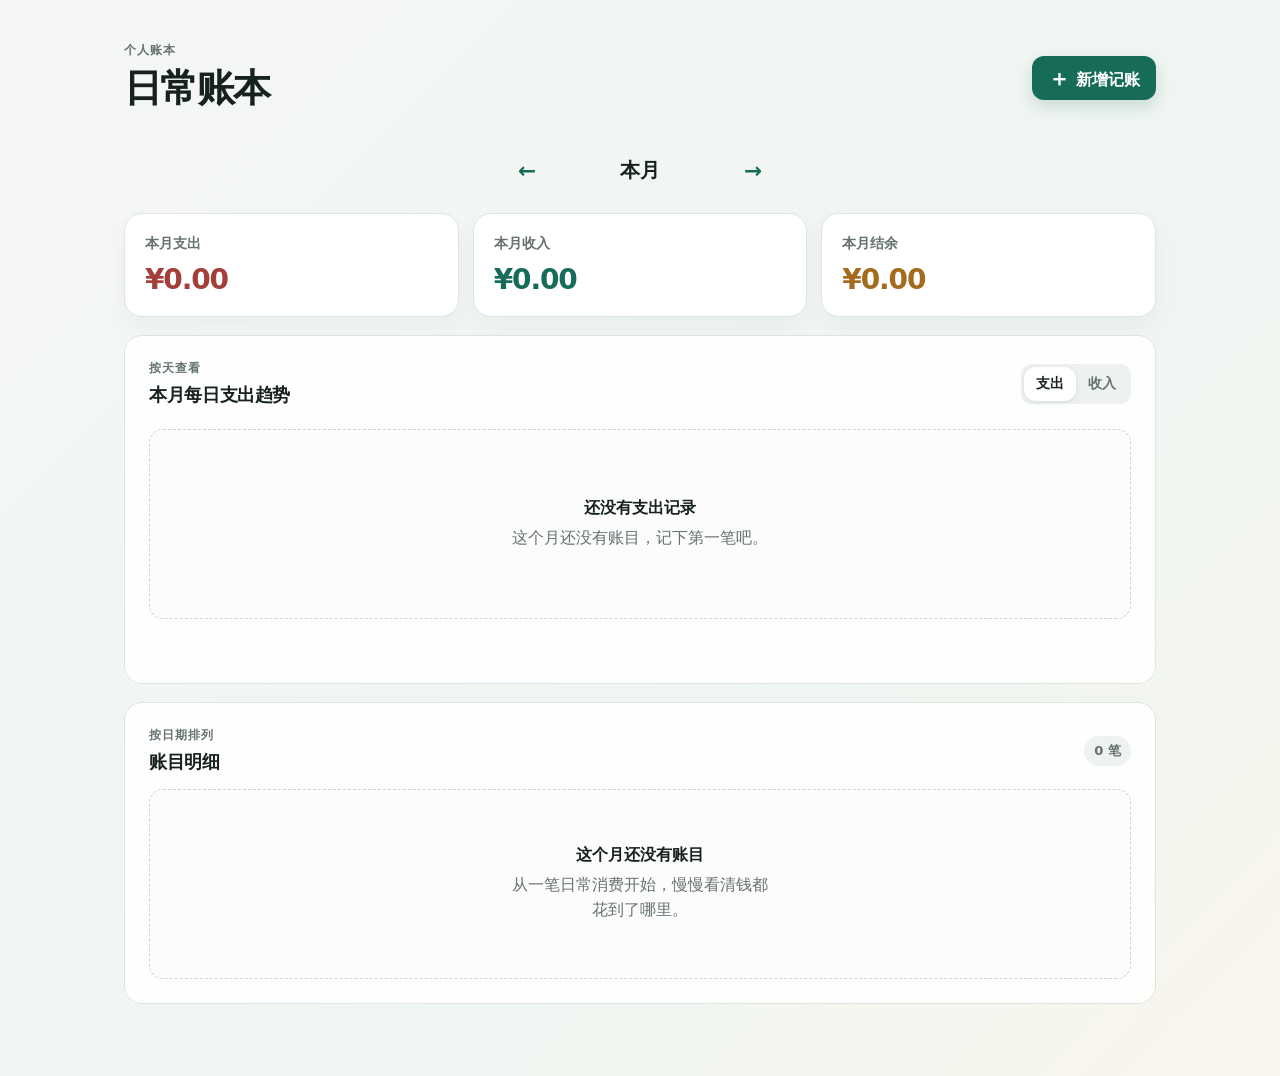
<file: index.html>
<!doctype html>
<html lang="zh-CN">
  <head>
    <meta charset="UTF-8" />
    <meta name="viewport" content="width=device-width, initial-scale=1" />
    <meta name="description" content="简洁的本地个人记账工具" />
    <title>日常账本</title>
    <link rel="icon" type="image/svg+xml" href="favicon.svg" />
    <link rel="stylesheet" href="styles.css" />
  </head>
  <body>
    <main class="app-shell">
      <header class="topbar">
        <div>
          <p class="eyebrow">个人账本</p>
          <h1>日常账本</h1>
        </div>
        <button class="add-button" id="open-add" type="button" aria-haspopup="dialog">
          <span aria-hidden="true">＋</span> 新增记账
        </button>
      </header>

      <section class="month-nav" aria-label="查看月份">
        <button id="previous-month" type="button" aria-label="查看上个月">←</button>
        <h2 id="month-title">本月</h2>
        <button id="next-month" type="button" aria-label="查看下个月">→</button>
      </section>

      <section class="summary-grid" aria-label="本月汇总">
        <article class="summary-card expense"><p>本月支出</p><strong id="total-expense">¥0.00</strong></article>
        <article class="summary-card income"><p>本月收入</p><strong id="total-income">¥0.00</strong></article>
        <article class="summary-card balance"><p>本月结余</p><strong id="total-balance">¥0.00</strong></article>
      </section>

      <section class="panel trend-panel" aria-labelledby="trend-heading">
        <div class="section-heading">
          <div><p class="eyebrow">按天查看</p><h2 id="trend-heading">本月每日支出趋势</h2></div>
          <div class="segmented" role="group" aria-label="趋势类型">
            <button class="active" data-trend="expense" type="button">支出</button>
            <button data-trend="income" type="button">收入</button>
          </div>
        </div>
        <div id="chart-area" class="chart-area" aria-live="polite"></div>
      </section>

      <section class="panel records-panel" aria-labelledby="records-heading">
        <div class="section-heading">
          <div><p class="eyebrow">按日期排列</p><h2 id="records-heading">账目明细</h2></div>
          <span id="record-count" class="record-count">0 笔</span>
        </div>
        <div id="records-list" class="records-list"></div>
      </section>
    </main>

    <button class="floating-add" id="open-add-float" type="button" aria-label="新增记账">＋</button>

    <dialog id="record-dialog" class="record-dialog" aria-labelledby="dialog-title">
      <form id="record-form" novalidate>
        <div class="dialog-header"><div><p class="eyebrow" id="dialog-kicker">记录一笔</p><h2 id="dialog-title">新增记账</h2></div><button class="icon-button" id="close-dialog" type="button" aria-label="关闭">×</button></div>
        <input id="record-id" type="hidden" />
        <fieldset class="type-picker"><legend>收支类型</legend><label><input type="radio" name="type" value="expense" checked /> <span>支出</span></label><label><input type="radio" name="type" value="income" /> <span>收入</span></label></fieldset>
        <div class="form-grid">
          <label class="field amount-field">金额 <span aria-hidden="true">*</span><div class="currency-input"><span>¥</span><input id="amount" name="amount" type="number" min="0.01" step="0.01" inputmode="decimal" placeholder="0.00" required /></div></label>
          <label class="field">日期 <span aria-hidden="true">*</span><input id="date" name="date" type="date" required /></label>
          <label class="field">分类 <span aria-hidden="true">*</span><select id="category" name="category" required></select></label>
          <label class="field">支付方式 <span aria-hidden="true">*</span><select id="payment-method" name="paymentMethod" required></select></label>
          <label class="field full-width">备注 <span class="optional">（可选）</span><input id="note" name="note" type="text" maxlength="80" placeholder="例如：午餐" /></label>
        </div>
        <p id="form-error" class="form-error" role="alert"></p>
        <div class="dialog-actions"><button class="secondary-button" id="cancel-dialog" type="button">取消</button><button class="primary-button" type="submit">保存账目</button></div>
      </form>
    </dialog>

    <dialog id="delete-dialog" class="confirm-dialog" aria-labelledby="delete-title">
      <div><p class="eyebrow">删除账目</p><h2 id="delete-title">确认删除这笔账目？</h2><p>删除后无法恢复，汇总和趋势会立即更新。</p><div class="dialog-actions"><button class="secondary-button" id="cancel-delete" type="button">保留账目</button><button class="danger-button" id="confirm-delete" type="button">确认删除</button></div></div>
    </dialog>
    <script src="app.js"></script>
  </body>
</html>
</file>
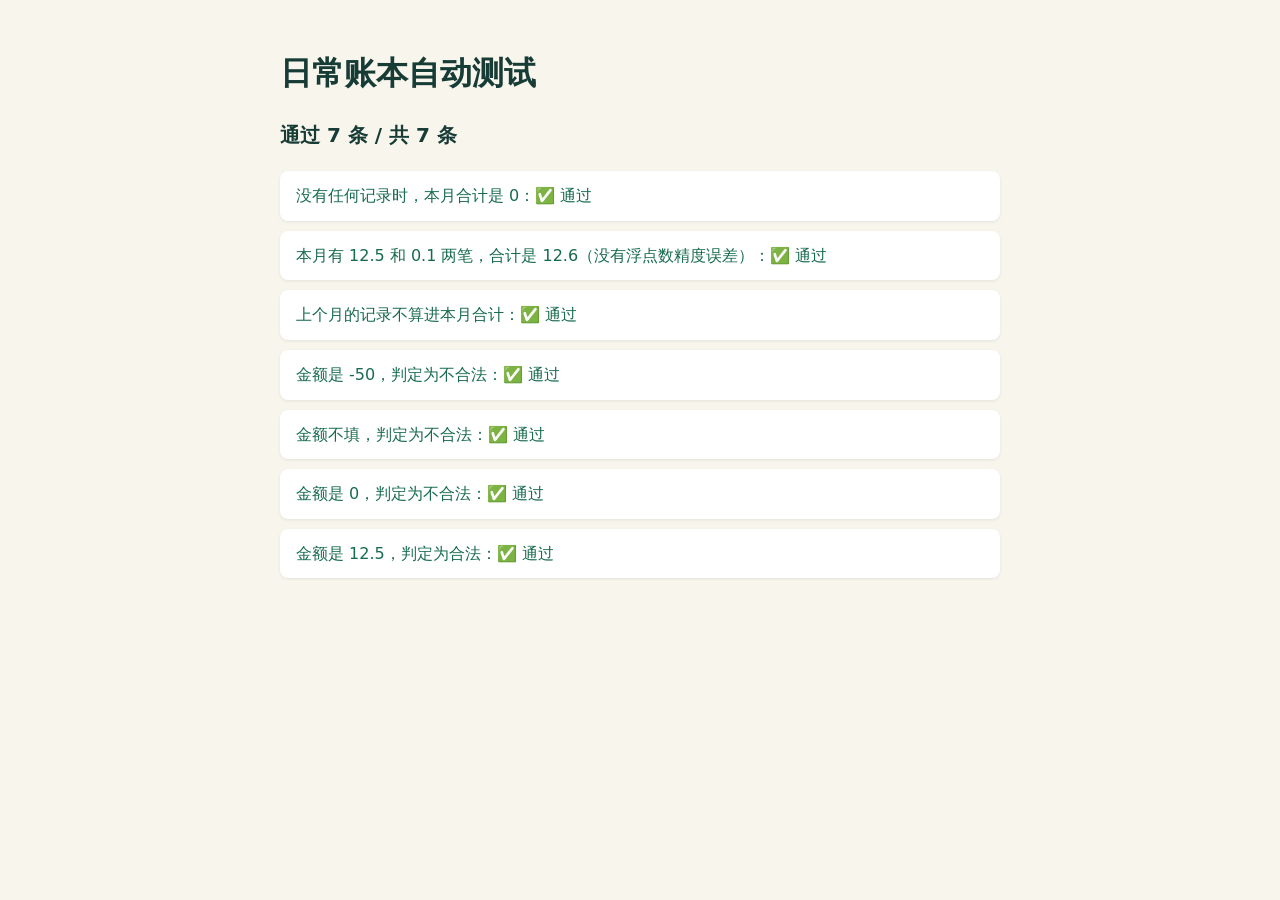
<file: test.html>
<!doctype html>
<html lang="zh-CN">
  <head>
    <meta charset="UTF-8" />
    <meta name="viewport" content="width=device-width, initial-scale=1" />
    <title>日常账本自动测试</title>
    <style>
      body { max-width: 720px; margin: 48px auto; padding: 0 20px; font: 16px/1.6 system-ui, sans-serif; color: #173c35; background: #f8f5ed; }
      h1 { margin-bottom: 4px; } #summary { font-weight: 700; font-size: 20px; } ul { padding: 0; list-style: none; } li { margin: 10px 0; padding: 12px 16px; border-radius: 8px; background: white; box-shadow: 0 1px 3px #173c3518; } .pass { color: #176b4d; } .fail { color: #b42318; }
    </style>
  </head>
  <body>
    <h1>日常账本自动测试</h1>
    <p id="summary" aria-live="polite">正在运行测试…</p>
    <ul id="results"></ul>
    <script src="app.js"></script>
    <script>
      (() => {
        const { calculateMonthlyTotal, isValidAmount } = window.LedgerApp;
        const month = "2026-09";
        const lastMonth = "2026-08";
        const results = [];
        const test = (description, condition) => results.push({ description, passed: Boolean(condition) });

        test("没有任何记录时，本月合计是 0", calculateMonthlyTotal([], month) === 0);
        test("本月有 12.5 和 0.1 两笔，合计是 12.6（没有浮点数精度误差）", calculateMonthlyTotal([{ amount: 12.5, date: month + "-01" }, { amount: 0.1, date: month + "-02" }], month) === 12.6);
        test("上个月的记录不算进本月合计", calculateMonthlyTotal([{ amount: 99, date: lastMonth + "-30" }, { amount: 12.5, date: month + "-01" }], month) === 12.5);
        test("金额是 -50，判定为不合法", !isValidAmount(-50));
        test("金额不填，判定为不合法", !isValidAmount(""));
        test("金额是 0，判定为不合法", !isValidAmount(0));
        test("金额是 12.5，判定为合法", isValidAmount(12.5));

        const passed = results.filter((result) => result.passed).length;
        document.querySelector("#summary").textContent = `通过 ${passed} 条 / 共 ${results.length} 条`;
        document.querySelector("#results").innerHTML = results.map((result) => `<li class="${result.passed ? "pass" : "fail"}">${result.description}：${result.passed ? "✅ 通过" : "❌ 失败"}</li>`).join("");
      })();
    </script>
  </body>
</html>
</file>
<file: styles.css>
:root { --ink:#17211f; --muted:#66736e; --line:#dfe6e1; --paper:#f6f7f3; --surface:#fff; --green:#176b59; --green-soft:#e3f1eb; --red:#a33e3a; --red-soft:#f9e8e6; --gold:#a46b1d; --radius:18px; font-family: Inter, ui-sans-serif, system-ui, -apple-system, BlinkMacSystemFont, "PingFang SC", "Microsoft YaHei", sans-serif; color:var(--ink); background:var(--paper); }
* { box-sizing:border-box; }
body { margin:0; min-width:320px; background:linear-gradient(135deg,#f5f7f4 0%,#eff5f1 65%,#f9f5ed 100%); }
button,input,select { font:inherit; } button { cursor:pointer; } button:focus-visible,input:focus-visible,select:focus-visible { outline:3px solid #82bdab; outline-offset:2px; }
.app-shell { width:min(1080px,100%); margin:auto; padding:42px 24px 72px; }
.topbar,.section-heading,.month-nav,.dialog-header,.dialog-actions { display:flex; align-items:center; justify-content:space-between; gap:16px; }
h1,h2,p { margin:0; } h1 { font-size:clamp(1.65rem,4vw,2.35rem); letter-spacing:-.04em; } h2 { font-size:1.15rem; letter-spacing:-.02em; }
.eyebrow { color:var(--muted); font-size:.78rem; font-weight:700; letter-spacing:.08em; text-transform:uppercase; margin-bottom:5px; }
.add-button,.primary-button,.danger-button,.secondary-button,.month-nav button,.segmented button,.icon-button { border:0; border-radius:12px; font-weight:750; min-height:44px; padding:0 16px; }
.add-button,.primary-button { color:#fff; background:var(--green); box-shadow:0 7px 16px rgba(23,107,89,.18); } .add-button span { font-size:1.4rem; vertical-align:-1px; }
.month-nav { justify-content:center; margin:34px 0 21px; }.month-nav h2 { width:150px; text-align:center; font-size:1.25rem; }.month-nav button { width:44px; padding:0; color:var(--green); background:transparent; font-size:1.35rem; }.month-nav button:hover { background:var(--green-soft); }
.summary-grid { display:grid; grid-template-columns:repeat(3,1fr); gap:14px; }.summary-card { background:var(--surface); border:1px solid var(--line); border-radius:var(--radius); padding:20px; box-shadow:0 10px 22px rgba(34,55,46,.04); }.summary-card p { color:var(--muted); font-size:.9rem; font-weight:650; }.summary-card strong { display:block; margin-top:10px; font-size:clamp(1.25rem,3vw,1.75rem); letter-spacing:-.04em; }.summary-card.expense strong { color:var(--red); }.summary-card.income strong { color:var(--green); }.summary-card.balance strong { color:var(--gold); }
.panel { background:rgba(255,255,255,.88); border:1px solid var(--line); border-radius:var(--radius); padding:24px; margin-top:18px; }.segmented { padding:3px; border-radius:11px; background:#edf1ef; display:flex; }.segmented button { min-height:34px; padding:0 12px; color:var(--muted); background:transparent; font-size:.86rem; }.segmented button.active { background:#fff; color:var(--ink); box-shadow:0 1px 4px #d4ded8; }
.chart-area { position:relative; min-height:230px; margin-top:22px; }.chart-area svg { width:100%; height:230px; overflow:visible; }.chart-line { fill:none; stroke:var(--red); stroke-width:3; stroke-linejoin:round; stroke-linecap:round; }.chart-line.income { stroke:var(--green); }.chart-area .gridline { stroke:#e7ece9; stroke-width:1; }.chart-area .axis-label { fill:#75817c; font-size:11px; }.chart-area .point { fill:#fff; stroke:var(--red); stroke-width:2.5; }.chart-area .point.income { stroke:var(--green); }.chart-empty,.empty-state { min-height:190px; display:grid; place-items:center; text-align:center; color:var(--muted); padding:24px; border:1px dashed #ccd9d3; border-radius:14px; background:#fbfcfb; }.chart-empty strong,.empty-state strong { color:var(--ink); display:block; margin-bottom:7px; }.chart-empty p,.empty-state p { max-width:260px; line-height:1.55; }
.record-count { border-radius:99px; padding:6px 10px; background:#eef2f0; color:var(--muted); font-size:.82rem; font-weight:700; }.records-list { margin-top:15px; }.record-item { display:grid; grid-template-columns:44px 1fr auto; align-items:center; gap:12px; padding:15px 3px; border-top:1px solid var(--line); }.record-item:first-child { border-top:0; }.record-icon { width:42px; height:42px; border-radius:13px; display:grid; place-items:center; font-size:1.15rem; background:var(--red-soft); color:var(--red); }.record-item.income .record-icon { background:var(--green-soft); color:var(--green); }.record-main { min-width:0; }.record-main strong { display:block; font-size:.98rem; }.record-meta { display:flex; flex-wrap:wrap; gap:4px 9px; color:var(--muted); font-size:.78rem; margin-top:4px; }.record-note { white-space:nowrap; overflow:hidden; text-overflow:ellipsis; max-width:300px; }.record-right { text-align:right; display:flex; align-items:center; gap:9px; }.record-amount { font-weight:800; color:var(--red); white-space:nowrap; }.record-item.income .record-amount { color:var(--green); }.edit-button { border:1px solid var(--line); border-radius:9px; min-height:34px; padding:0 10px; background:white; color:var(--ink); font-size:.8rem; font-weight:700; }.edit-button:hover { background:#f1f5f2; }
.floating-add { display:none; position:fixed; right:22px; bottom:22px; width:58px; height:58px; border:0; border-radius:50%; background:var(--green); color:#fff; font-size:2rem; box-shadow:0 10px 25px rgba(23,107,89,.3); }
dialog { border:0; padding:0; color:var(--ink); background:var(--surface); box-shadow:0 24px 70px rgba(17,32,26,.26); } dialog::backdrop { background:rgba(20,35,29,.46); backdrop-filter:blur(2px); }.record-dialog { width:min(590px,calc(100% - 32px)); border-radius:22px; }.record-dialog form { padding:25px; }.icon-button { padding:0; width:40px; background:#eff3f1; font-size:1.55rem; color:var(--muted); }.type-picker { display:flex; gap:8px; border:0; padding:0; margin:22px 0 19px; }.type-picker legend { position:absolute; clip:rect(0 0 0 0); }.type-picker label { flex:1; cursor:pointer; }.type-picker input { position:absolute; opacity:0; }.type-picker span { display:block; padding:11px; border:1px solid var(--line); border-radius:11px; text-align:center; font-weight:750; }.type-picker input:checked + span { color:var(--green); border-color:var(--green); background:var(--green-soft); }.form-grid { display:grid; grid-template-columns:1fr 1fr; gap:16px; }.field { display:grid; gap:7px; color:#34433d; font-size:.9rem; font-weight:750; }.field > input,.field select,.currency-input { width:100%; min-height:47px; border:1px solid #cbd6d1; border-radius:10px; background:#fff; padding:0 12px; color:var(--ink); }.field > input::placeholder { color:#9aa6a1; }.currency-input { display:flex; align-items:center; gap:7px; }.currency-input span { color:var(--muted); }.currency-input input { width:100%; min-width:0; padding:0; border:0; outline:0; font-size:1.08rem; }.full-width { grid-column:1 / -1; }.optional { color:var(--muted); font-weight:500; }.form-error { min-height:21px; color:#a33e3a; font-size:.88rem; font-weight:650; margin:14px 0 2px; }.secondary-button { color:#34433d; background:#edf1ef; }.danger-button { color:#fff; background:#ad3c37; }.confirm-dialog { width:min(420px,calc(100% - 32px)); border-radius:20px; padding:26px; }.confirm-dialog h2 { font-size:1.32rem; }.confirm-dialog p:not(.eyebrow) { color:var(--muted); line-height:1.6; margin:12px 0 22px; }
@media (max-width:620px) { .app-shell { padding:28px 16px 92px; }.add-button { display:none; }.floating-add { display:block; }.month-nav { margin-top:25px; }.summary-grid { gap:9px; }.summary-card { padding:15px 12px; border-radius:14px; }.summary-card p { font-size:.78rem; }.summary-card strong { font-size:1.12rem; }.panel { padding:18px 15px; border-radius:16px; }.section-heading { align-items:flex-start; }.trend-panel .section-heading { flex-direction:column; }.segmented { width:100%; }.segmented button { flex:1; }.chart-area { min-height:205px; }.chart-area svg { height:205px; }.record-item { grid-template-columns:38px 1fr; }.record-icon { width:38px; height:38px; }.record-right { grid-column:2; justify-content:space-between; text-align:left; }.record-note { max-width:190px; }.record-dialog { width:100%; max-width:none; margin:0; margin-top:auto; border-radius:22px 22px 0 0; }.record-dialog form { padding:23px 18px max(23px,env(safe-area-inset-bottom)); }.form-grid { grid-template-columns:1fr; gap:14px; }.full-width { grid-column:auto; }.dialog-actions { gap:10px; }.dialog-actions button { flex:1; }.confirm-dialog { margin-top:auto; width:100%; border-radius:22px 22px 0 0; } }
</file>
